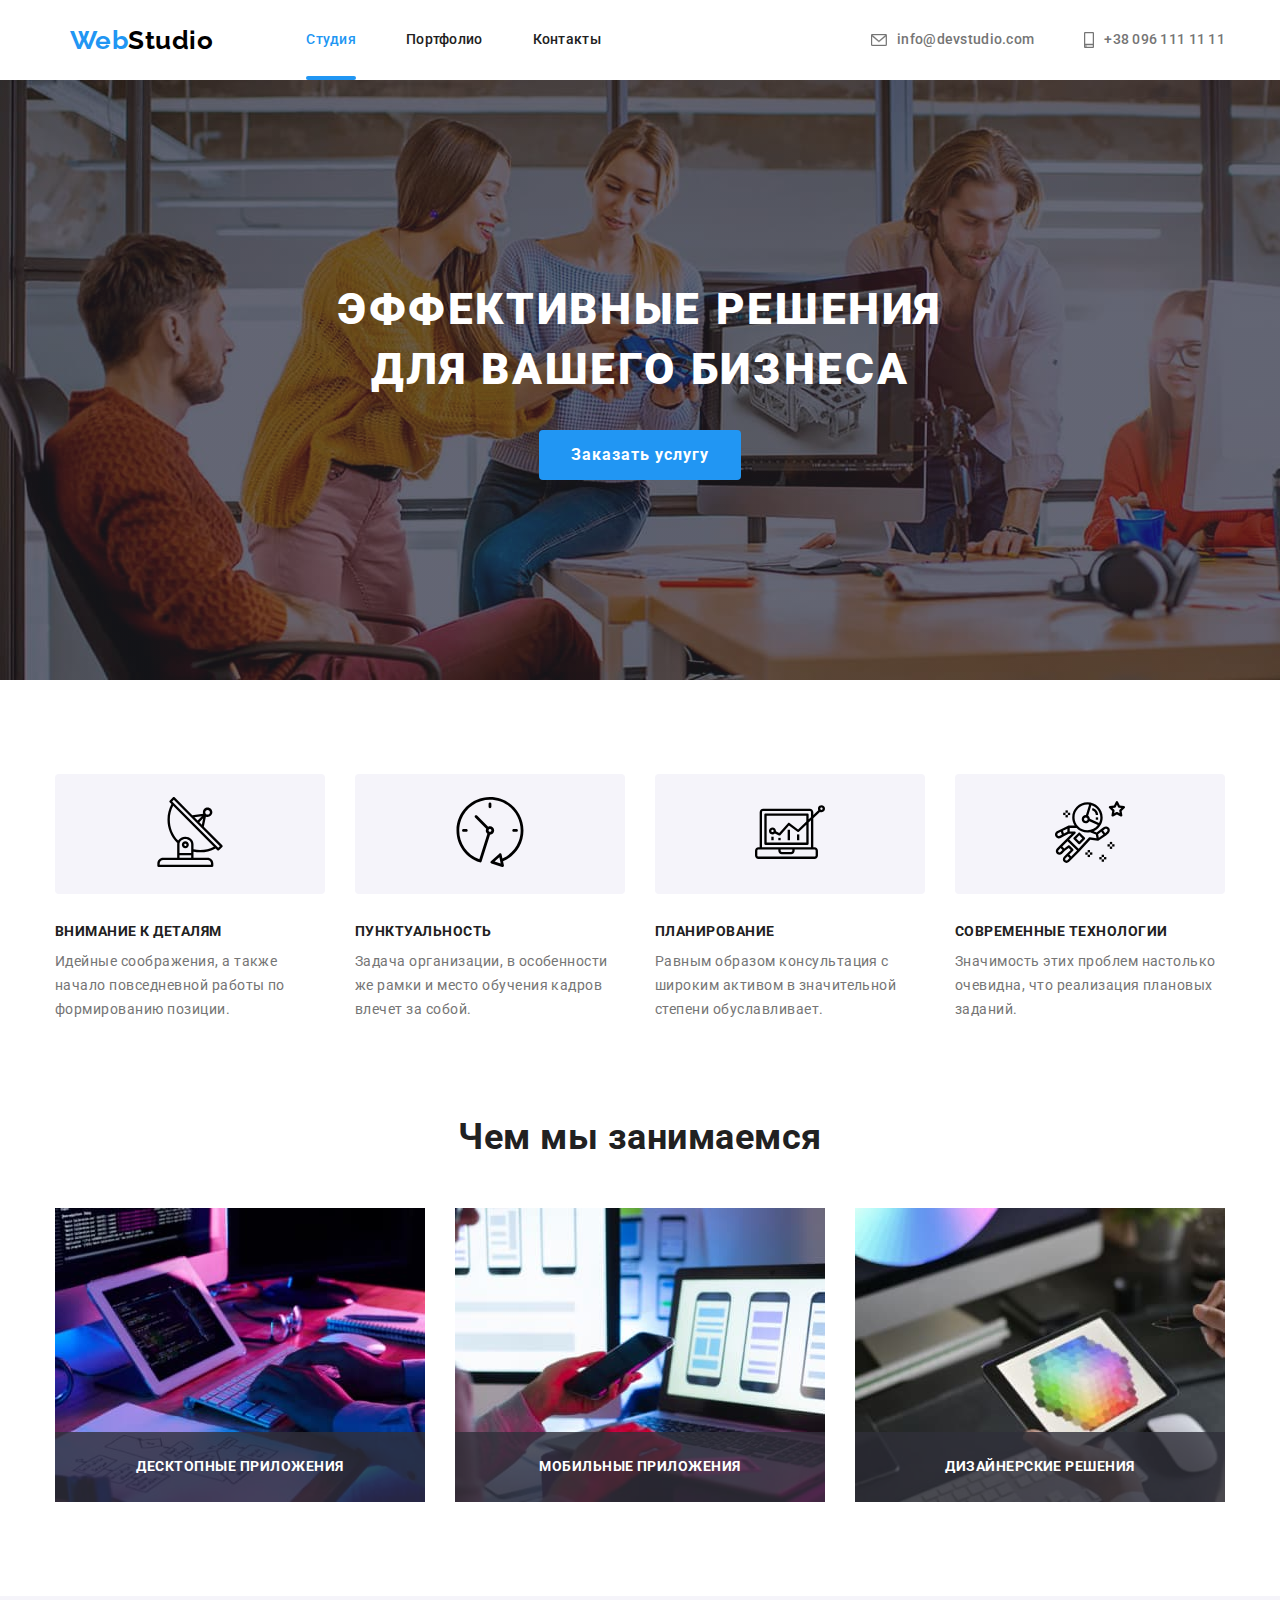
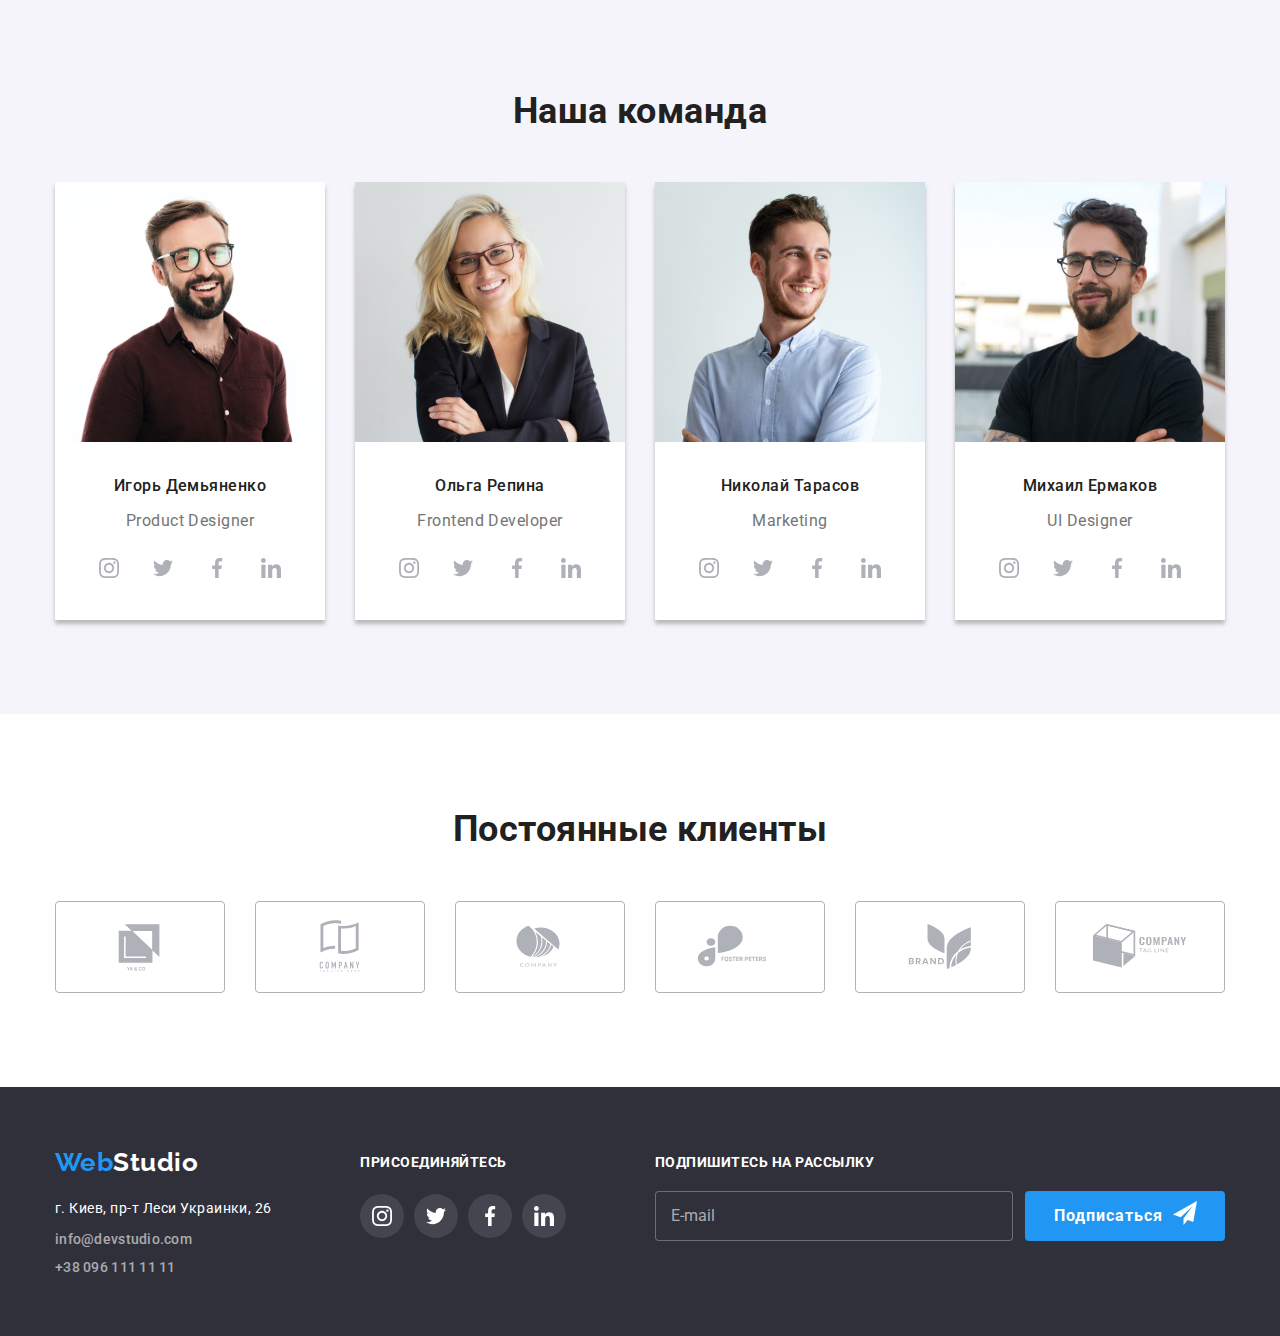
<file: index.html>
<!DOCTYPE html>
<html lang="ru">
  <head>
    <meta charset="UTF-8" />
    <meta http-equiv="X-UA-Compatible" content="IE=edge" />
    <meta name="viewport" content="width=device-width, initial-scale=1.0" />
    <title>Portfolio</title>
    <link
      href="https://fonts.googleapis.com/css2?family=Raleway:wght@700&family=Roboto:wght@400;500;700;900&display=swap"
      rel="stylesheet"
    />
    <link
      rel="stylesheet"
      href="https://cdnjs.cloudflare.com/ajax/libs/modern-normalize/1.0.0/modern-normalize.min.css"
    />
    <link rel="stylesheet" href="./css/main.min.css" />
  </head>
  <body>
    <header>
      <div class="header-line">
        <div class="page-header container">
          <!--main navigation-->
          <nav class="container main-nav">
            <a class="main-nav__logo" href="./index.html"
              ><span class="logo-first">Web</span
              ><span class="logo-second-header">Studio</span>
            </a>
            <ul class="site-nav list">
              <li class="site-nav__item">
                <a href="" class="site-nav__link current">Студия</a>
              </li>
              <li class="site-nav__item">
                <a href="./portfolio.html" class="site-nav__link">Портфолио</a>
              </li>
              <li class="site-nav__item">
                <a href="" class="site-nav__link">Контакты</a>
              </li>
            </ul>
          </nav>
          <!--contact information-->
          <ul class="container contacts list">
            <li class="contacts-address">
              <a
                class="contacts-address__link"
                href="mailto:info@devstudio.com"
              >
                <svg class="contacts-address__icon">
                  <use href="./images/icons/sprite.svg#icon-envelope"></use>
                </svg>
                info@devstudio.com</a
              >
            </li>
            <li class="contacts-address">
              <a class="contacts-address__link" href="tel:+380961111111">
                <svg class="contacts-address__icon-2">
                  <use href="./images/icons/sprite.svg#icon-smartphone"></use>
                </svg>
                +38 096 111 11 11</a
              >
            </li>
          </ul>
        </div>
      </div>
    </header>
    <main>
      <!--hero-->
      <section class="hero">
        <h1 class="hero__title">
          Эффективные решения <br />
          для вашего бизнеса
        </h1>
        <button
          data-modal-open
          type="button"
          class="button primary button-close__input"
        >
          Заказать услугу
        </button>
      </section>
      <!--necessary skills-->
      <section class="section">
        <div class="container">
          <h2 class="section__title visually-hidden">Необходимые навыки</h2>
          <ul class="skills list">
            <li class="skills__item">
              <div class="skills__img">
                <a href="" class="" target="_blank" rel="noopener noreferrer">
                  <svg class="skills__svg" width="70" height="70">
                    <use href="./images/icons/sprite.svg#icon-antenna"></use>
                  </svg>
                </a>
              </div>
              <h3 class="skills__title">Внимание к деталям</h3>
              <p class="skills__text">
                Идейные соображения, а также начало повседневной работы по
                формированию позиции.
              </p>
            </li>
            <li class="skills__item">
              <div class="skills__img">
                <a href="" class="" target="_blank" rel="noopener noreferrer">
                  <svg class="skills__svg" width="70" height="70">
                    <use href="./images/icons/sprite.svg#icon-clock"></use>
                  </svg>
                </a>
              </div>
              <h3 class="skills__title">Пунктуальность</h3>
              <p class="skills__text">
                Задача организации, в особенности же рамки и место обучения
                кадров влечет за собой.
              </p>
            </li>
            <li class="skills__item">
              <div class="skills__img">
                <a href="" class="" target="_blank" rel="noopener noreferrer">
                  <svg class="skills__svg" width="70" height="70">
                    <use href="./images/icons/sprite.svg#icon-diagram"></use>
                  </svg>
                </a>
              </div>
              <h3 class="skills__title">Планирование</h3>
              <p class="skills__text">
                Равным образом консультация с широким активом в значительной
                степени обуславливает.
              </p>
            </li>
            <li class="skills__item">
              <div class="skills__img">
                <a href="" class="" target="_blank" rel="noopener noreferrer">
                  <svg class="skills__svg" width="70" height="70">
                    <use href="./images/icons/sprite.svg#icon-astronaut"></use>
                  </svg>
                </a>
              </div>
              <h3 class="skills__title">Современные технологии</h3>
              <p class="skills__text">
                Значимость этих проблем настолько очевидна, что реализация
                плановых заданий.
              </p>
            </li>
          </ul>
        </div>
      </section>
      <!--main employments-->
      <section class="employments-section">
        <div class="container">
          <h2 class="section__title">Чем мы занимаемся</h2>
          <ul class="employments__tasks list">
            <li class="employments__item">
              <img
                src="./images/main-page/box-1.jpg"
                alt="Иллюстрация верстки"
                width="370"
              />
              <div class="employments__about">
                <p class="employments__text">Десктопные приложения</p>
              </div>
            </li>
            <li class="employments__item">
              <img
                src="./images/main-page/box-2.jpg"
                alt="Иллюстрация мобильного приложения"
                width="370"
              />
              <div class="employments__about">
                <p class="employments__text">Мобильные приложения</p>
              </div>
            </li>
            <li class="employments__item">
              <img
                src="./images/main-page/box-3.jpg"
                alt="Иллюстрация применения стилей"
                width="370"
              />
              <div class="employments__about">
                <p class="employments__text">Дизайнерские решения</p>
              </div>
            </li>
          </ul>
        </div>
      </section>
      <!--our team-->
      <section class="team section">
        <div class="container">
          <h2 class="section__title">Наша команда</h2>
          <ul class="team__scroll list">
            <li class="team__item">
              <img src="./images/main-page/img.jpg" alt="" width="270" />
              <div class="team__about">
                <h3 class="team__title">Игорь Демьяненко</h3>
                <p class="team__text">Product Designer</p>
                <ul class="social-icons list">
                  <li class="social-icons__item">
                    <a
                      href=""
                      class="social-icons__link"
                      target="_blank"
                      rel="noopener noreferrer"
                    >
                      <svg class="social-icons__svg">
                        <use
                          href="./images/icons/sprite.svg#icon-instagram"
                        ></use>
                      </svg>
                    </a>
                  </li>
                  <li class="social-icons__item">
                    <a
                      href=""
                      class="social-icons__link"
                      target="_blank"
                      rel="noopener noreferrer"
                    >
                      <svg class="social-icons__svg">
                        <use
                          href="./images/icons/sprite.svg#icon-twitter"
                        ></use>
                      </svg>
                    </a>
                  </li>
                  <li class="social-icons__item">
                    <a
                      href=""
                      class="social-icons__link"
                      target="_blank"
                      rel="noopener noreferrer"
                    >
                      <svg class="social-icons__svg">
                        <use
                          href="./images/icons/sprite.svg#icon-facebook"
                        ></use>
                      </svg>
                    </a>
                  </li>
                  <li class="social-icons__item">
                    <a
                      href=""
                      class="social-icons__link"
                      target="_blank"
                      rel="noopener noreferrer"
                    >
                      <svg class="social-icons__svg">
                        <use
                          href="./images/icons/sprite.svg#icon-linkedin"
                        ></use>
                      </svg>
                    </a>
                  </li>
                </ul>
              </div>
            </li>
            <li class="team__item">
              <img src="./images/main-page/img-2.jpg" alt="" width="270" />
              <div class="team__about">
                <h3 class="team__title">Ольга Репина</h3>
                <p class="team__text">Frontend Developer</p>
                <ul class="social-icons list">
                  <li class="social-icons__item">
                    <a
                      href=""
                      class="social-icons__link"
                      target="_blank"
                      rel="noopener noreferrer"
                    >
                      <svg class="social-icons__svg">
                        <use
                          href="./images/icons/sprite.svg#icon-instagram"
                        ></use>
                      </svg>
                    </a>
                  </li>
                  <li class="social-icons__item">
                    <a
                      href=""
                      class="social-icons__link"
                      target="_blank"
                      rel="noopener noreferrer"
                    >
                      <svg class="social-icons__svg">
                        <use
                          href="./images/icons/sprite.svg#icon-twitter"
                        ></use>
                      </svg>
                    </a>
                  </li>
                  <li class="social-icons__item">
                    <a
                      href=""
                      class="social-icons__link"
                      target="_blank"
                      rel="noopener noreferrer"
                    >
                      <svg class="social-icons__svg">
                        <use
                          href="./images/icons/sprite.svg#icon-facebook"
                        ></use>
                      </svg>
                    </a>
                  </li>
                  <li class="social-icons__item">
                    <a
                      href=""
                      class="social-icons__link"
                      target="_blank"
                      rel="noopener noreferrer"
                    >
                      <svg class="social-icons__svg">
                        <use
                          href="./images/icons/sprite.svg#icon-linkedin"
                        ></use>
                      </svg>
                    </a>
                  </li>
                </ul>
              </div>
            </li>
            <li class="team__item">
              <img src="./images/main-page/img-3.jpg" alt="" width="270" />
              <div class="team__about">
                <h3 class="team__title">Николай Тарасов</h3>
                <p class="team__text">Marketing</p>
                <ul class="social-icons list">
                  <li class="social-icons__item">
                    <a
                      href=""
                      class="social-icons__link"
                      target="_blank"
                      rel="noopener noreferrer"
                    >
                      <svg class="social-icons__svg">
                        <use
                          href="./images/icons/sprite.svg#icon-instagram"
                        ></use>
                      </svg>
                    </a>
                  </li>
                  <li class="social-icons__item">
                    <a
                      href=""
                      class="social-icons__link"
                      target="_blank"
                      rel="noopener noreferrer"
                    >
                      <svg class="social-icons__svg">
                        <use
                          href="./images/icons/sprite.svg#icon-twitter"
                        ></use>
                      </svg>
                    </a>
                  </li>
                  <li class="social-icons__item">
                    <a
                      href=""
                      class="social-icons__link"
                      target="_blank"
                      rel="noopener noreferrer"
                    >
                      <svg class="social-icons__svg">
                        <use
                          href="./images/icons/sprite.svg#icon-facebook"
                        ></use>
                      </svg>
                    </a>
                  </li>
                  <li class="social-icons__item">
                    <a
                      href=""
                      class="social-icons__link"
                      target="_blank"
                      rel="noopener noreferrer"
                    >
                      <svg class="social-icons__svg">
                        <use
                          href="./images/icons/sprite.svg#icon-linkedin"
                        ></use>
                      </svg>
                    </a>
                  </li>
                </ul>
              </div>
            </li>
            <li class="team__item">
              <img src="./images/main-page/img-4.jpg" alt="" width="270" />
              <div class="team__about">
                <h3 class="team__title">Михаил Ермаков</h3>
                <p class="team__text">UI Designer</p>
                <ul class="social-icons list">
                  <li class="social-icons__item">
                    <a
                      href=""
                      class="social-icons__link"
                      target="_blank"
                      rel="noopener noreferrer"
                    >
                      <svg class="social-icons__svg">
                        <use
                          href="./images/icons/sprite.svg#icon-instagram"
                        ></use>
                      </svg>
                    </a>
                  </li>
                  <li class="social-icons__item">
                    <a
                      href=""
                      class="social-icons__link"
                      target="_blank"
                      rel="noopener noreferrer"
                    >
                      <svg class="social-icons__svg">
                        <use
                          href="./images/icons/sprite.svg#icon-twitter"
                        ></use>
                      </svg>
                    </a>
                  </li>
                  <li class="social-icons__item">
                    <a
                      href=""
                      class="social-icons__link"
                      target="_blank"
                      rel="noopener noreferrer"
                    >
                      <svg class="social-icons__svg">
                        <use
                          href="./images/icons/sprite.svg#icon-facebook"
                        ></use>
                      </svg>
                    </a>
                  </li>
                  <li class="social-icons__item">
                    <a
                      href=""
                      class="social-icons__link"
                      target="_blank"
                      rel="noopener noreferrer"
                    >
                      <svg class="social-icons__svg">
                        <use
                          href="./images/icons/sprite.svg#icon-linkedin"
                        ></use>
                      </svg>
                    </a>
                  </li>
                </ul>
              </div>
            </li>
          </ul>
        </div>
        <!---->
      </section>
      <!--our clients-->
      <section class="section">
        <div class="container">
          <h2 class="section__title">Постоянные клиенты</h2>
          <ul class="our-clients list">
            <li class="our-clients__item">
              <a href="" class="our-clients__position">
                <svg class="our-clients__svg">
                  <use href="./images/icons/sprite.svg#icon-Logo"></use>
                </svg>
              </a>
            </li>
            <li class="our-clients__item">
              <a href="" class="our-clients__position">
                <svg class="our-clients__svg">
                  <use href="./images/icons/sprite.svg#icon-Logo-2"></use>
                </svg>
              </a>
            </li>
            <li class="our-clients__item">
              <a href="" class="our-clients__position">
                <svg class="our-clients__svg">
                  <use href="./images/icons/sprite.svg#icon-Logo-3"></use>
                </svg>
              </a>
            </li>
            <li class="our-clients__item">
              <a href="" class="our-clients__position">
                <svg class="our-clients__svg">
                  <use href="./images/icons/sprite.svg#icon-Logo-4"></use>
                </svg>
              </a>
            </li>
            <li class="our-clients__item">
              <a href="" class="our-clients__position">
                <svg class="our-clients__svg">
                  <use href="./images/icons/sprite.svg#icon-Logo-5"></use>
                </svg>
              </a>
            </li>
            <li class="our-clients__item">
              <a href="" class="our-clients__position">
                <svg class="our-clients__svg">
                  <use href="./images/icons/sprite.svg#icon-Logo-6"></use>
                </svg>
              </a>
            </li>
          </ul>
        </div>
      </section>
    </main>
    <footer class="footer">
      <div class="footer-line">
        <div class="footer__address">
          <a class="footer__logo" href="./index.html"
            ><span class="logo-first">Web</span
            ><span class="logo-second-footer">Studio</span></a
          >
          <!--contacts-->
          <address class="address">
            <p class="address__text">г. Киев, пр-т Леси Украинки, 26</p>
            <ul class="address__scroll list">
              <li class="address__item">
                <a class="address__link" href="mailto:info@devstudio.com"
                  >info@devstudio.com</a
                >
              </li>
              <li class="address__item">
                <a class="address__link" href="tel:+380961111111"
                  >+38 096 111 11 11</a
                >
              </li>
            </ul>
          </address>
        </div>
        <div class="footer-social-icons">
          <h3 class="social-icons__title">ПРИСОЕДИНЯЙТЕСЬ</h3>
          <ul class="social-icons list">
            <li class="social-icons__item">
              <a
                href=""
                class="footer-social-icons__link"
                target="_blank"
                rel="noopener noreferrer"
              >
                <svg class="footer-social-icons__svg">
                  <use href="./images/icons/sprite.svg#icon-instagram"></use>
                </svg>
              </a>
            </li>
            <li class="social-icons__item">
              <a
                href=""
                class="footer-social-icons__link"
                target="_blank"
                rel="noopener noreferrer"
              >
                <svg class="footer-social-icons__svg">
                  <use href="./images/icons/sprite.svg#icon-twitter"></use>
                </svg>
              </a>
            </li>
            <li class="social-icons__item">
              <a
                href=""
                class="footer-social-icons__link"
                target="_blank"
                rel="noopener noreferrer"
              >
                <svg class="footer-social-icons__svg">
                  <use href="./images/icons/sprite.svg#icon-facebook"></use>
                </svg>
              </a>
            </li>
            <li class="social-icons__item">
              <a
                href=""
                class="footer-social-icons__link"
                target="_blank"
                rel="noopener noreferrer"
              >
                <svg class="footer-social-icons__svg">
                  <use href="./images/icons/sprite.svg#icon-linkedin"></use>
                </svg>
              </a>
            </li>
          </ul>
        </div>
        <div class="footer-form">
          <form autocomplete="off">
            <h3 class="footer-form__title">Подпишитесь на рассылку</h3>
            <div class="footer-form__field">
              <label class="label" for="name"></label>
              <input
                class="footer-form__input"
                type="text"
                name="user-name"
                id="name"
                placeholder="E-mail"
              />
              <button class="footer__button" type="submit">
                <span class="footer__button-text">Подписаться</span>
                <span class="footer__button-svg">
                  <svg class="footer__button-send" width="24" height="24">
                    <use href="./images/icons/sprite.svg#icon-icon-send"></use>
                  </svg>
                </span>
              </button>
            </div>
          </form>
        </div>
      </div>
    </footer>
    <div class="backdrop is-hidden" data-modal>
      <div class="modal">
        <button data-modal-close type="button" class="button-close">
          <svg class="button-close__svg" width="11" height="11">
            <use href="./images/icons/sprite.svg#icon-Vector"></use>
          </svg>
        </button>
        <form class="modal-form" autocomplete="off">
          <div class="modal-form__information">
            <h2 class="modal-form__title">
              Оставьте свои данные, мы вам перезвоним
            </h2>
            <div class="modal-form__field">
              <label class="modal-form__label" for="name">Имя</label>
              <input
                class="form__input"
                type="text"
                name="user-name"
                id="user-name"
                placeholder=" "
              />
              <svg class="form__icon-svg" width="18" height="18">
                <use href="./images/icons/sprite.svg#icon-person-black"></use>
              </svg>
            </div>
            <div class="modal-form__field">
              <label class="modal-form__label" for="tel">Телефон</label>
              <input class="form__input" type="tel" name="tel" id="tel" />
              <svg class="form__icon-svg" width="18" height="18">
                <use href="./images/icons/sprite.svg#icon-phone-black"></use>
              </svg>
            </div>
            <div class="modal-form__field">
              <label class="modal-form__label" for="mail">Почта</label>
              <input class="form__input" type="email" name="mail" id="mail" />
              <svg class="form__icon-svg" width="18" height="18">
                <use href="./images/icons/sprite.svg#icon-email-black"></use>
              </svg>
            </div>
            <div class="modal-form__field">
              <label class="modal-form__label" for="comment">Комментарий</label>
              <textarea
                class="modal-form__textarea"
                name="comment"
                id="comment"
                rows="10"
                placeholder="Введите текст"
              ></textarea>
            </div>
          </div>
          <div class="modal-form__confirm">
            <div class="modal-form__checkbox">
              <input
                class="modal__checkbox"
                type="checkbox"
                name="topic"
                value="confirm"
                id="confirm"
              />
              <label class="modal__label-confirm" for="confirm"
                >Соглашаюсь с рассылкой и принимаю
                <a href="a" class="modal__checkbox-link"
                  >Условия договора</a
                ></label
              >
            </div>
            <div class="modal__button">
              <button class="modal__button-submit" type="submit">
                Отправить
              </button>
            </div>
          </div>
        </form>
      </div>
    </div>
    <script src="./js/modal.js"></script>
  </body>
</html>
</file>
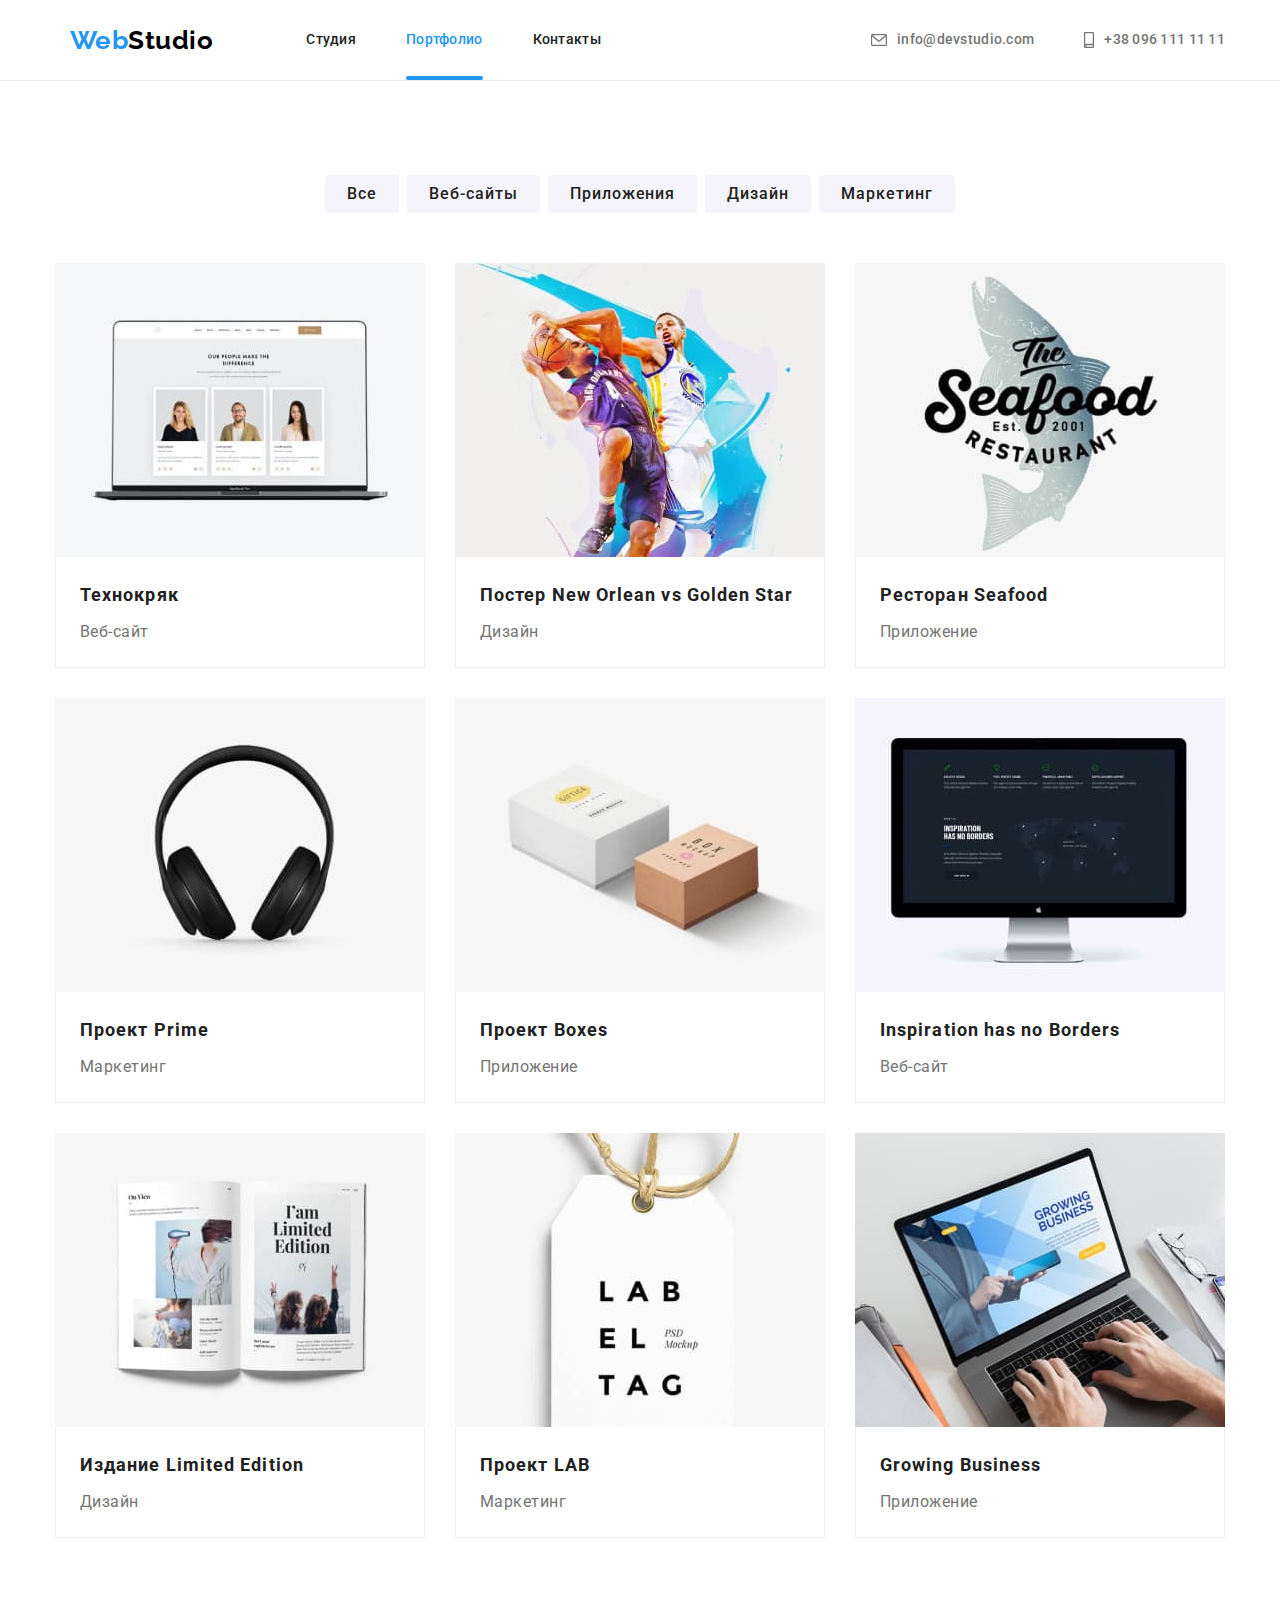
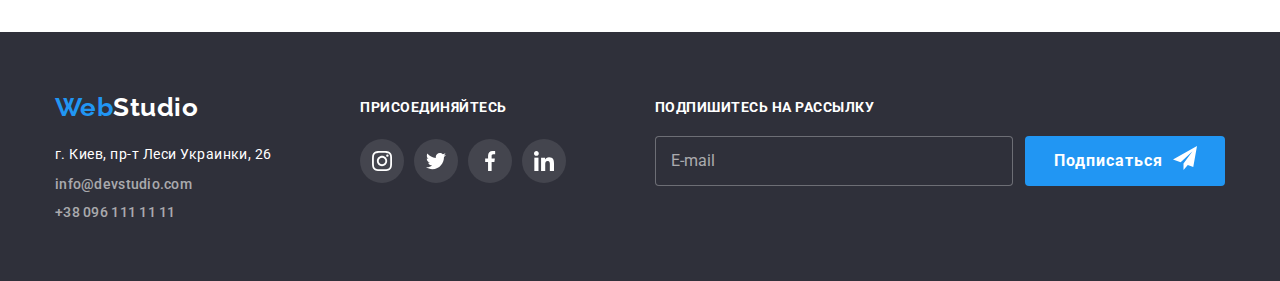
<file: portfolio.html>
<!DOCTYPE html>
<html lang="ru">
  <head>
    <meta charset="UTF-8" />
    <meta http-equiv="X-UA-Compatible" content="IE=edge" />
    <meta name="viewport" content="width=device-width, initial-scale=1.0" />
    <title>Portfolio</title>
    <link
      href="https://fonts.googleapis.com/css2?family=Raleway:wght@700&family=Roboto:wght@400;500;700;900&display=swap"
      rel="stylesheet"
    />
    <link
      rel="stylesheet"
      href="https://cdnjs.cloudflare.com/ajax/libs/modern-normalize/1.0.0/modern-normalize.min.css"
    />
    <link rel="stylesheet" href="./css/main.min.css" />
  </head>
  <body>
    <header>
      <div class="header-line">
        <div class="page-header container">
          <!--main navigation-->
          <nav class="container main-nav">
            <a class="main-nav__logo" href="./index.html"
              ><span class="logo-first">Web</span
              ><span class="logo-second-header">Studio</span></a
            >
            <ul class="site-nav list">
              <li class="site-nav__item">
                <a href="./index.html" class="site-nav__link">Студия</a>
              </li>
              <li class="site-nav__item">
                <a class="site-nav__link current">Портфолио</a>
              </li>
              <li class="site-nav__item">
                <a href="" class="site-nav__link">Контакты</a>
              </li>
            </ul>
          </nav>
          <!--contact information-->
          <ul class="container contacts list">
            <li class="contacts-address">
              <a
                class="contacts-address__link"
                href="mailto:info@devstudio.com"
              >
                <svg class="contacts-address__icon">
                  <use href="./images/icons/sprite.svg#icon-envelope"></use>
                </svg>
                info@devstudio.com</a
              >
            </li>
            <li class="contacts-address">
              <a class="contacts-address__link" href="tel:+380961111111">
                <svg class="contacts-address__icon-2">
                  <use href="./images/icons/sprite.svg#icon-smartphone"></use>
                </svg>
                +38 096 111 11 11</a
              >
            </li>
          </ul>
        </div>
      </div>
    </header>
    <main>
      <div class="main">
        <!--filter-->
        <section class="section">
          <div class="portfolio container">
            <h2 class="section__title visually-hidden">Фильтр</h2>
            <ul class="portfolio__filter list">
              <li class="list-title">
                <button type="button" class="button filter__button">Все</button>
              </li>
              <li class="list-title">
                <button type="button" class="button filter__button">
                  Веб-сайты
                </button>
              </li>
              <li class="list-title">
                <button type="button" class="button filter__button">
                  Приложения
                </button>
              </li>
              <li class="list-title">
                <button type="button" class="button filter__button">
                  Дизайн
                </button>
              </li>
              <li class="list-title">
                <button type="button" class="button filter__button">
                  Маркетинг
                </button>
              </li>
            </ul>
            <!--portfolio item-->
            <h2 class="section__title visually-hidden">Портфолио</h2>
            <ul class="portfolio__list list">
              <li class="portfolio__item">
                <article class="cards">
                  <a href="" class="cards__link">
                    <div class="cards__img">
                      <img
                        src="./images/portfolio/img.jpg"
                        alt="фото веб-сайта"
                        width="370"
                      />
                    </div>
                    <div class="box">
                      <h3 class="cards__title">Технокряк</h3>
                      <p class="cards__about">Веб-сайт</p>
                    </div>
                    <div class="cards__discription">
                      <a href="" class="cards__link">
                        <p class="cards__text">
                          Технокряк это современная площадка распространения
                          коронавируса. Компании используют эту платформу для
                          цифрового шпионажа и атак на защищённые сервера
                          конкурентов.
                        </p>
                      </a>
                    </div>
                  </a>
                </article>
              </li>
              <li class="portfolio__item">
                <article class="cards">
                  <a href="" class="cards__link">
                    <div class="cards__img">
                      <img
                        src="./images/portfolio/img-2.jpg"
                        alt="два баскетболиста"
                        width="370"
                      />
                    </div>
                    <div class="box">
                      <h3 class="cards__title">
                        Постер New Orlean vs Golden Star
                      </h3>
                      <p class="cards__about">Дизайн</p>
                    </div>
                    <div class="cards__discription">
                      <a href="" class="cards__link">
                        <p class="cards__text">
                          Технокряк это современная площадка распространения
                          коронавируса. Компании используют эту платформу для
                          цифрового шпионажа и атак на защищённые сервера
                          конкурентов.
                        </p>
                      </a>
                    </div>
                  </a>
                </article>
              </li>
              <li class="portfolio__item">
                <article class="cards">
                  <a href="" class="cards__link">
                    <div class="cards__img">
                      <img
                        src="./images/portfolio/img-3.jpg"
                        alt="логотип ресторана"
                        width="370"
                      />
                    </div>
                    <div class="box">
                      <h3 class="cards__title">Ресторан Seafood</h3>
                      <p class="cards__about">Приложение</p>
                    </div>
                    <div class="cards__discription">
                      <a href="" class="cards__link">
                        <p class="cards__text">
                          Технокряк это современная площадка распространения
                          коронавируса. Компании используют эту платформу для
                          цифрового шпионажа и атак на защищённые сервера
                          конкурентов.
                        </p>
                      </a>
                    </div>
                  </a>
                </article>
              </li>
              <li class="portfolio__item">
                <article class="cards">
                  <a href="" class="cards__link">
                    <div class="cards__img">
                      <img
                        src="./images/portfolio/img-4.jpg"
                        alt="наушники"
                        width="370"
                      />
                    </div>
                    <div class="box">
                      <h3 class="cards__title">Проект Prime</h3>
                      <p class="cards__about">Маркетинг</p>
                    </div>
                    <div class="cards__discription">
                      <a href="" class="cards__link">
                        <p class="cards__text">
                          Технокряк это современная площадка распространения
                          коронавируса. Компании используют эту платформу для
                          цифрового шпионажа и атак на защищённые сервера
                          конкурентов.
                        </p>
                      </a>
                    </div>
                  </a>
                </article>
              </li>
              <li class="portfolio__item">
                <article class="cards">
                  <a href="" class="cards__link">
                    <div class="cards__img">
                      <img
                        src="./images/portfolio/img-5.jpg"
                        alt="две коробки"
                        width="370"
                      />
                    </div>
                    <div class="box">
                      <h3 class="cards__title">Проект Boxes</h3>
                      <p class="cards__about">Приложение</p>
                    </div>
                    <div class="cards__discription">
                      <a href="" class="cards__link">
                        <p class="cards__text">
                          Технокряк это современная площадка распространения
                          коронавируса. Компании используют эту платформу для
                          цифрового шпионажа и атак на защищённые сервера
                          конкурентов.
                        </p>
                      </a>
                    </div>
                  </a>
                </article>
              </li>
              <li class="portfolio__item">
                <article class="cards">
                  <a href="" class="cards__link">
                    <div class="cards__img">
                      <img
                        src="./images/portfolio/img-6.jpg"
                        alt="монитор"
                        width="370"
                      />
                    </div>
                    <div class="box">
                      <h3 class="cards__title">Inspiration has no Borders</h3>
                      <p class="cards__about">Веб-сайт</p>
                    </div>
                    <div class="cards__discription">
                      <a href="" class="cards__link">
                        <p class="cards__text">
                          Технокряк это современная площадка распространения
                          коронавируса. Компании используют эту платформу для
                          цифрового шпионажа и атак на защищённые сервера
                          конкурентов.
                        </p>
                      </a>
                    </div>
                  </a>
                </article>
              </li>
              <li class="portfolio__item">
                <article class="cards">
                  <a href="" class="cards__link">
                    <div class="cards__img">
                      <img
                        src="./images/portfolio/img-7.jpg"
                        alt="рзворот книги"
                        width="370"
                      />
                    </div>
                    <div class="box">
                      <h3 class="cards__title">Издание Limited Edition</h3>
                      <p class="cards__about">Дизайн</p>
                    </div>
                    <div class="cards__discription">
                      <a href="" class="cards__link">
                        <p class="cards__text">
                          Технокряк это современная площадка распространения
                          коронавируса. Компании используют эту платформу для
                          цифрового шпионажа и атак на защищённые сервера
                          конкурентов.
                        </p>
                      </a>
                    </div>
                  </a>
                </article>
              </li>
              <li class="portfolio__item">
                <article class="cards">
                  <a href="" class="cards__link">
                    <div class="cards__img">
                      <img
                        src="./images/portfolio/img-8.jpg"
                        alt="лейбл"
                        width="370"
                      />
                    </div>
                    <div class="box">
                      <h3 class="cards__title">Проект LAB</h3>
                      <p class="cards__about">Маркетинг</p>
                    </div>
                    <div class="cards__discription">
                      <a href="" class="cards__link">
                        <p class="cards__text">
                          Технокряк это современная площадка распространения
                          коронавируса. Компании используют эту платформу для
                          цифрового шпионажа и атак на защищённые сервера
                          конкурентов.
                        </p>
                      </a>
                    </div>
                  </a>
                </article>
              </li>
              <li class="portfolio__item">
                <article class="cards">
                  <a href="" class="cards__link">
                    <div class="cards__img">
                      <img
                        src="./images/portfolio/img-9.jpg"
                        alt="человек, работающий за ноутбуком"
                        width="370"
                      />
                    </div>
                    <div class="box">
                      <h3 class="cards__title">Growing Business</h3>
                      <p class="cards__about">Приложение</p>
                    </div>
                    <div class="cards__discription">
                      <a href="" class="cards__link">
                        <p class="cards__text">
                          Технокряк это современная площадка распространения
                          коронавируса. Компании используют эту платформу для
                          цифрового шпионажа и атак на защищённые сервера
                          конкурентов.
                        </p>
                      </a>
                    </div>
                  </a>
                </article>
              </li>
            </ul>
          </div>
        </section>
      </div>
    </main>
    <footer class="footer">
      <div class="footer-line">
        <div class="footer__address">
          <a class="footer__logo" href="./index.html"
            ><span class="logo-first">Web</span
            ><span class="logo-second-footer">Studio</span></a
          >
          <!--contacts-->
          <address class="address">
            <p class="address__text">г. Киев, пр-т Леси Украинки, 26</p>
            <ul class="address__scroll list">
              <li class="address__item">
                <a class="address__link" href="mailto:info@devstudio.com"
                  >info@devstudio.com</a
                >
              </li>
              <li class="address__item">
                <a class="address__link" href="tel:+380961111111"
                  >+38 096 111 11 11</a
                >
              </li>
            </ul>
          </address>
        </div>
        <div class="footer-social-icons">
          <h3 class="social-icons__title">ПРИСОЕДИНЯЙТЕСЬ</h3>
          <ul class="social-icons list">
            <li class="social-icons__item">
              <a
                href=""
                class="footer-social-icons__link"
                target="_blank"
                rel="noopener noreferrer"
              >
                <svg class="footer-social-icons__svg">
                  <use href="./images/icons/sprite.svg#icon-instagram"></use>
                </svg>
              </a>
            </li>
            <li class="social-icons__item">
              <a
                href=""
                class="footer-social-icons__link"
                target="_blank"
                rel="noopener noreferrer"
              >
                <svg class="footer-social-icons__svg">
                  <use href="./images/icons/sprite.svg#icon-twitter"></use>
                </svg>
              </a>
            </li>
            <li class="social-icons__item">
              <a
                href=""
                class="footer-social-icons__link"
                target="_blank"
                rel="noopener noreferrer"
              >
                <svg class="footer-social-icons__svg">
                  <use href="./images/icons/sprite.svg#icon-facebook"></use>
                </svg>
              </a>
            </li>
            <li class="social-icons__item">
              <a
                href=""
                class="footer-social-icons__link"
                target="_blank"
                rel="noopener noreferrer"
              >
                <svg class="footer-social-icons__svg">
                  <use href="./images/icons/sprite.svg#icon-linkedin"></use>
                </svg>
              </a>
            </li>
          </ul>
        </div>
        <div class="footer-form">
          <form autocomplete="off">
            <h3 class="footer-form__title">Подпишитесь на рассылку</h3>
            <div class="footer-form__field">
              <label class="label" for="name"></label>
              <input
                class="footer-form__input"
                type="text"
                name="user-name"
                id="name"
                placeholder="E-mail"
              />
              <button class="footer__button" type="submit">
                <span class="footer__button-text">Подписаться</span>
                <span class="footer__button-svg">
                  <svg class="footer__button-send" width="24" height="24">
                    <use href="./images/icons/sprite.svg#icon-icon-send"></use>
                  </svg>
                </span>
              </button>
            </div>
          </form>
        </div>
      </div>
    </footer>
  </body>
</html>
</file>
<file: css/main.min.css>
.page-header,.main-nav,.contacts,.container,.portfolio{width:1200px;padding-left:15px;padding-right:15px;margin-left:auto;margin-right:auto}.site-nav,.contacts,.skills,.team__scroll.list,.social-icons,.our-clients,.address__scroll.list,.portfolio__list,.portfolio__filter{padding:0;margin:0;list-style:none}.section__title.visually-hidden{position:absolute !important;clip:rect(1px 1px 1px 1px);clip:rect(1px 1px 1px 1px);padding:0 !important;border:0 !important;height:1px !important;width:1px !important;overflow:hidden}.primary,.filter__button{border-radius:4px;padding:10px 32px;color:#fff;background-color:#2196f3;font-family:Roboto;font-weight:700;font-size:16px;line-height:1.87;letter-spacing:0.06em;cursor:pointer;border:none}.section{padding-top:94px;padding-bottom:94px;-webkit-box-pack:center;-ms-flex-pack:center;justify-content:center}.section__title{margin-top:0;color:#212121;font-weight:700;font-size:36px;line-height:1.17;text-align:center;margin-bottom:50px}html{-webkit-box-sizing:border-box;box-sizing:border-box}*,*::before,*::after{-webkit-box-sizing:inherit;box-sizing:inherit}body{color:#757575;font-family:Roboto, sans-serif;letter-spacing:0.03em}.header-line{background-color:#fff}.page-header{display:-webkit-box;display:-ms-flexbox;display:flex;background-color:#fff}.page-header{display:-webkit-box;display:-ms-flexbox;display:flex;-webkit-box-align:center;-ms-flex-align:center;align-items:center;-webkit-box-pack:end;-ms-flex-pack:end;justify-content:flex-end}.main-nav{display:-webkit-box;display:-ms-flexbox;display:flex;-webkit-box-pack:start;-ms-flex-pack:start;justify-content:flex-start}.site-nav{display:-webkit-box;display:-ms-flexbox;display:flex;margin-left:93px;margin-right:33px}.site-nav .site-nav__item:not(:last-child){margin-right:50px}.site-nav__link{display:block;padding-top:32px;padding-bottom:32px;color:#212121;font-style:normal;font-weight:500;font-size:14px;line-height:1.14;letter-spacing:0.02em;text-decoration:none;-webkit-transition:color 250ms cubic-bezier(0.4, 0, 0.2, 1);transition:color 250ms cubic-bezier(0.4, 0, 0.2, 1)}.site-nav__link:hover,.site-nav__link:focus{color:#2196f3}.site-nav .site-nav__link.current{color:#2196f3}.site-nav__link.current{position:relative}.site-nav__link.current::after{content:"";position:absolute;bottom:0;left:0;display:block;width:100%;height:4px;background-color:#2196f3;border-radius:2px}.contacts{display:-webkit-box;display:-ms-flexbox;display:flex;-webkit-box-pack:end;-ms-flex-pack:end;justify-content:flex-end}.contacts-address__link{display:-webkit-box;display:-ms-flexbox;display:flex;padding-top:32px;padding-bottom:32px;color:#757575;font-weight:500;font-size:14px;line-height:1.14;letter-spacing:0.02em;text-decoration:none;-webkit-box-align:center;-ms-flex-align:center;align-items:center;-webkit-box-pack:center;-ms-flex-pack:center;justify-content:center}.contacts-address__link{-webkit-transition:color 250ms cubic-bezier(0.4, 0, 0.2, 1);transition:color 250ms cubic-bezier(0.4, 0, 0.2, 1)}.contacts-address__link:hover,.contacts-address__link:focus{color:#2196f3}.contacts-address:not(:last-child){margin-right:50px}.contacts-address__icon{width:16px;height:12px;margin-right:10px;fill:#757575;stroke:currentColor}.contacts-address__icon-2{width:10px;height:16px;margin-right:10px;fill:#757575;stroke:currentColor}.main{border-top:1px solid #ececec}.main-nav__logo{display:-webkit-box;display:-ms-flexbox;display:flex;-webkit-box-pack:center;-ms-flex-pack:center;justify-content:center;-webkit-box-align:center;-ms-flex-align:center;align-items:center;font-family:Raleway, cursive;font-weight:700;font-size:26px;line-height:1.19;text-decoration:none}.logo-first{color:#2196f3}.logo-second-header{color:#000}.footer__logo{display:block;margin-bottom:20px;font-family:Raleway, cursive;font-weight:700;font-size:26px;line-height:1.19;text-decoration:none}.logo-second-footer{color:#fff}.hero{max-width:1600px;height:600px;margin-right:auto;margin-left:auto;padding-top:200px;padding-bottom:200px;background-image:-webkit-gradient(linear, left top, right top, from(rgba(47,48,58,0.4)), to(rgba(47,48,58,0.4))),url(/images/main-page/Img-hero.jpg);background-image:linear-gradient(to right, rgba(47,48,58,0.4), rgba(47,48,58,0.4)),url(/images/main-page/Img-hero.jpg);background-color:#2f303a;background-size:cover;text-align:center}.hero__title{margin-top:0;margin-bottom:30px;color:#fff;font-weight:900;font-size:44px;line-height:1.36;letter-spacing:0.06em;text-transform:uppercase}.primary{color:#fff;background-color:#2196f3;border-color:#2196f3}.button-close-input{position:relative}.skills{display:-webkit-box;display:-ms-flexbox;display:flex}.skills__title{color:#212121;font-weight:700;font-size:14px;line-height:1.14;text-transform:uppercase;margin-top:0;margin-bottom:10px}.skills__text{margin-top:0;margin-bottom:0;font-size:14px;line-height:1.71}.skills__item{width:270px}.skills__img{display:-webkit-box;display:-ms-flexbox;display:flex;-webkit-box-pack:center;-ms-flex-pack:center;justify-content:center;-webkit-box-align:center;-ms-flex-align:center;align-items:center;width:270px;height:120px;margin-bottom:30px;background-color:#f5f4fa;border-radius:4px}.skills__svg{color:#212121}.skills__item:not(:last-child){margin-right:30px}.employments-section{padding-top:0;padding-bottom:94px}.employments__tasks{display:-webkit-box;display:-ms-flexbox;display:flex;-webkit-box-pack:center;-ms-flex-pack:center;justify-content:center;padding:0;margin:0}.employments__item{display:-webkit-box;display:-ms-flexbox;display:flex;position:relative}.employments__about{display:-webkit-box;display:-ms-flexbox;display:flex;-webkit-box-pack:center;-ms-flex-pack:center;justify-content:center;-webkit-box-align:center;-ms-flex-align:center;align-items:center;position:absolute;bottom:0;left:0;width:100%;height:70px;background:rgba(47,48,58,0.8)}.employments__text{font-weight:bold;font-size:14px;line-height:1.14;text-align:center;text-transform:uppercase;color:#fff}.employments__item:not(:last-child){margin-right:30px;width:370px}.team.section{padding-top:94px;padding-bottom:94px;margin-bottom:0;background-color:#f5f4fa}.team__text{margin-bottom:16px;font-size:16px;line-height:1.19}.team__title{margin-top:0;color:#212121;font-weight:500;font-size:16px;line-height:1.19}.team__item{background-color:#fff;-webkit-box-shadow:0px 4px 4px 0px rgba(0,0,0,0.25);box-shadow:0px 4px 4px 0px rgba(0,0,0,0.25)}.team__about{padding:30px;text-align:center}.team__scroll{display:-webkit-box;display:-ms-flexbox;display:flex;-webkit-box-pack:center;-ms-flex-pack:center;justify-content:center}.list-title{margin-top:0;color:#212121;font-weight:500;font-size:16px;line-height:1.19}.team__item:not(:last-child){margin-right:30px}.social-icons{display:-webkit-inline-box;display:-ms-inline-flexbox;display:inline-flex}.social-icons__svg{width:20px;height:20px;fill:#afb1b8}.social-icons__link{display:-webkit-box;display:-ms-flexbox;display:flex;-webkit-box-align:center;-ms-flex-align:center;align-items:center;-webkit-box-pack:center;-ms-flex-pack:center;justify-content:center;width:44px;height:44px;border-radius:50%;background-color:#fff;-webkit-transition:background-color 250ms cubic-bezier(0.4, 0, 0.2, 1);transition:background-color 250ms cubic-bezier(0.4, 0, 0.2, 1)}.social-icons__link:hover,.social-icons__link:focus{width:44px;height:44px;border-radius:50%;background:#2196f3}.social-icons__item:not(:last-child){margin-right:10px}.social-icons__link:hover .social-icons__svg,.social-icons__link:focus .social-icons__svg{width:20px;height:20px;fill:#fff;background:#2196f3}.social-icons__link .social-icons__svg{-webkit-transition:-webkit-transform 250ms cubic-bezier(0.4, 0, 0.2, 1);transition:-webkit-transform 250ms cubic-bezier(0.4, 0, 0.2, 1);transition:transform 250ms cubic-bezier(0.4, 0, 0.2, 1);transition:transform 250ms cubic-bezier(0.4, 0, 0.2, 1), -webkit-transform 250ms cubic-bezier(0.4, 0, 0.2, 1)}.our-clients{display:-webkit-box;display:-ms-flexbox;display:flex;-webkit-box-align:center;-ms-flex-align:center;align-items:center;-webkit-box-pack:center;-ms-flex-pack:center;justify-content:center}.our-clients____item{width:170px;height:92px}.our-clients__position{display:-webkit-box;display:-ms-flexbox;display:flex;-webkit-box-pack:center;-ms-flex-pack:center;justify-content:center;-webkit-box-align:center;-ms-flex-align:center;align-items:center;width:170px;height:92px;border:1px solid #afb1b8;border-radius:4px;-webkit-transition:-webkit-transform 250ms cubic-bezier(0.4, 0, 0.2, 1);transition:-webkit-transform 250ms cubic-bezier(0.4, 0, 0.2, 1);transition:transform 250ms cubic-bezier(0.4, 0, 0.2, 1);transition:transform 250ms cubic-bezier(0.4, 0, 0.2, 1), -webkit-transform 250ms cubic-bezier(0.4, 0, 0.2, 1)}.our-clients__position:hover,.our-clients__position:focus{border:1px solid #2196f3;border-radius:4px}.our-clients__svg{width:106px;height:60px;fill:#afb1b8;-webkit-transition:fill 250ms cubic-bezier(0.4, 0, 0.2, 1);transition:fill 250ms cubic-bezier(0.4, 0, 0.2, 1)}.our-clients__item:not(:last-child){margin-right:30px}.our-clients__position:hover .our-clients__svg,.our-clients__position:focus .our-clients__svg{fill:#2196f3}.footer{background-color:#2f303a}.footer__logo{display:block;margin-bottom:20px;font-family:Raleway, cursive;font-weight:700;font-size:26px;line-height:1.19;text-decoration:none}.footer-line{width:1200px;padding-left:15px;padding-right:15px;padding-top:60px;padding-bottom:60px;margin-right:auto;margin-left:auto;display:-webkit-box;display:-ms-flexbox;display:flex;-webkit-box-pack:justify;-ms-flex-pack:justify;justify-content:space-between}.address__text{color:#fff;font-style:normal;margin-top:20px;margin-bottom:9px;font-family:Roboto;font-size:14px;line-height:1.7}.address__link{-webkit-transition:color 250ms cubic-bezier(0.4, 0, 0.2, 1);transition:color 250ms cubic-bezier(0.4, 0, 0.2, 1)}.address__link:hover,.address__link:focus{color:#2196f3}.address__item:not(:last-child){margin-bottom:9px}.footer-social-icons__link{padding-top:0;padding-bottom:0pt;margin-left:0;color:rgba(255,255,255,0.6);font-style:normal;font-weight:500;font-size:14px;line-height:1.14;letter-spacing:0.02em;text-decoration:none;-webkit-transition:color 250ms cubic-bezier(0.4, 0, 0.2, 1);transition:color 250ms cubic-bezier(0.4, 0, 0.2, 1)}.footer-social-icons__link:hover,.footer-social-icons__link:focus{color:#2196f3}.social-icons__title{margin-top:0;margin-bottom:20px;padding-top:8px;padding-bottom:3px;font-weight:bold;font-size:14px;line-height:1.14;text-transform:uppercase;color:#fff}.footer-social-icons__svg{width:20px;height:20px;fill:#fff}.footer-social-icons__link{display:-webkit-box;display:-ms-flexbox;display:flex;-webkit-box-align:center;-ms-flex-align:center;align-items:center;-webkit-box-pack:center;-ms-flex-pack:center;justify-content:center;width:44px;height:44px;border-radius:50%;background-color:rgba(255,255,255,0.1);-webkit-transition:background-color 250ms cubic-bezier(0.4, 0, 0.2, 1);transition:background-color 250ms cubic-bezier(0.4, 0, 0.2, 1)}.footer-social-icons__link:hover,.footer-social-icons__link:focus{width:44px;height:44px;border-radius:50%;background-color:#2196f3}.footer-social-icons__link .footer-social-icons__svg{-webkit-transition:background-color 250ms cubic-bezier(0.4, 0, 0.2, 1);transition:background-color 250ms cubic-bezier(0.4, 0, 0.2, 1)}.footer-social-icons__link:hover .footer-social-icons__svg,.footer-social-icons__link:focus .footer-social-icons__svg{width:20px;height:20px;fill:#fff;background-color:#2196f3}.address a{padding-top:0;padding-bottom:0pt;margin-left:0;color:rgba(255,255,255,0.6);font-style:normal;font-weight:500;font-size:14px;line-height:1.14;letter-spacing:0.02em;text-decoration:none;-webkit-transition:color 250ms cubic-bezier(0.4, 0, 0.2, 1);transition:color 250ms cubic-bezier(0.4, 0, 0.2, 1)}.address__item:not(:last-child){margin-bottom:9px}.footer-form{width:570px;min-height:86px;padding:0;margin-top:0;margin-bottom:0}.footer-form__title{margin-top:8px;margin-bottom:20px;font-weight:bold;font-size:14px;line-height:1.14;text-transform:uppercase;color:#fff}.footer-form__field{display:-webkit-box;display:-ms-flexbox;display:flex;margin-bottom:10px;width:570px}.footer-form__input{margin:0;margin-right:12px;padding:15px;border:1px solid rgba(33,33,33,0.2);-webkit-box-sizing:border-box;box-sizing:border-box;width:358px;height:50px;border-radius:4px;font-size:16px;background-color:#2f303a;border:1px solid rgba(255,255,255,0.3)}.footer-form__input::-webkit-input-placeholder{color:rgba(255,255,255,0.6);font-size:16px;line-height:1.25}.footer-form__input:-ms-input-placeholder{color:rgba(255,255,255,0.6);font-size:16px;line-height:1.25}.footer-form__input::-ms-input-placeholder{color:rgba(255,255,255,0.6);font-size:16px;line-height:1.25}.footer-form__input::placeholder{color:rgba(255,255,255,0.6);font-size:16px;line-height:1.25}.footer-form__input:hover,.footer-form__input:focus{border-color:#2196f3;cursor:pointer}.footer__button{display:-webkit-box;display:-ms-flexbox;display:flex;color:#fff;background-color:#2196f3;border-color:#2196f3;width:200px;border-radius:4px;padding:10px 29px;font-family:Roboto;font-weight:700;font-size:16px;line-height:1.87;letter-spacing:0.06em;cursor:pointer;border:none}.footer__button-send{fill:#fff}.footer__button-text{margin-right:10px}.footer__button-svg{display:-webkit-box;display:-ms-flexbox;display:flex;margin:0;padding-top:auto;padding-bottom:auto}.cards__title{color:#212121;font-weight:700;font-size:18px;line-height:2;letter-spacing:0.06em;margin-top:0;margin-bottom:4px}.cards__about{font-size:16px;line-height:1.87;color:#757575;margin-top:0;margin-bottom:0}.cards__link{display:block;text-decoration:none}.cards__img{display:-webkit-box;display:-ms-flexbox;display:flex;margin-bottom:0}.cards__discription{position:absolute;display:-webkit-box;display:-ms-flexbox;display:flex;-webkit-box-pack:center;-ms-flex-pack:center;justify-content:center;-webkit-box-align:center;-ms-flex-align:center;align-items:center;top:0;left:0;width:100%;height:294px;background-color:rgba(33,150,243,0.9);-webkit-transform:translateY(100%);transform:translateY(100%);opacity:0;-webkit-transition-property:-webkit-transform 250ms cubic-bezier(0.4, 0, 0.2, 1);transition-property:-webkit-transform 250ms cubic-bezier(0.4, 0, 0.2, 1);transition-property:transform 250ms cubic-bezier(0.4, 0, 0.2, 1);transition-property:transform 250ms cubic-bezier(0.4, 0, 0.2, 1), -webkit-transform 250ms cubic-bezier(0.4, 0, 0.2, 1);-webkit-transition-duration:250ms;transition-duration:250ms}.portfolio__item:hover .cards__discription{opacity:1;-webkit-box-pack:center;-ms-flex-pack:center;justify-content:center;-webkit-box-align:center;-ms-flex-align:center;align-items:center;-webkit-transform:translateY(0);transform:translateY(0)}.cards__text{width:322px;height:168px;font-size:18px;line-height:1.56;color:#fff;text-decoration:none}.portfolio__filter .list-title:not(:last-child){margin-right:8px}.portfolio{display:-webkit-box;display:-ms-flexbox;display:flex;-ms-flex-wrap:wrap;flex-wrap:wrap;-webkit-box-pack:center;-ms-flex-pack:center;justify-content:center}.portfolio__list{display:-webkit-box;display:-ms-flexbox;display:flex;-ms-flex-wrap:wrap;flex-wrap:wrap;-webkit-box-pack:center;-ms-flex-pack:center;justify-content:center}.portfolio__item{position:relative;width:370px;margin-right:30px;margin-bottom:30px;overflow:hidden}.portfolio__item:hover,.portfolio__item:focus{-webkit-box-shadow:0 4px 4px 0 rgba(0,0,0,0.25);box-shadow:0 4px 4px 0 rgba(0,0,0,0.25)}.portfolio__item:nth-child(3n){margin-right:0}.portfolio__item:nth-last-child(-n+3){margin-bottom:0}.portfolio__filter{display:-webkit-box;display:-ms-flexbox;display:flex;-webkit-box-pack:center;-ms-flex-pack:center;justify-content:center;-webkit-box-align:center;-ms-flex-align:center;align-items:center;margin-bottom:50px}.box{display:block;border-bottom:1px solid #eee;border-left:1px solid #eee;border-right:1px solid #eee;-webkit-box-sizing:border-box;box-sizing:border-box;padding:20px 24px}.filter__button{padding:6px 22px;background-color:#f5f4fa;color:#212121;font-weight:500;font-size:16px;line-height:1.62;font-family:Roboto;-webkit-transition:background-color 250ms cubic-bezier(0.4, 0, 0.2, 1);transition:background-color 250ms cubic-bezier(0.4, 0, 0.2, 1)}.filter__button:hover,.filter__button:focus{background-color:#2196f3;color:#fff;border-color:#2196f3;-webkit-box-shadow:0px 2px 2px 0px rgba(0,0,0,0.12);box-shadow:0px 2px 2px 0px rgba(0,0,0,0.12);-webkit-box-shadow:0px 1px 2px 0px rgba(0,0,0,0.08);box-shadow:0px 1px 2px 0px rgba(0,0,0,0.08);-webkit-box-shadow:0px 3px 1px 0px rgba(0,0,0,0.1);box-shadow:0px 3px 1px 0px rgba(0,0,0,0.1)}.backdrop{position:fixed;top:0;left:0;width:100%;height:100%;background-color:rgba(0,0,0,0.2);opacity:1;-webkit-transition:opacity 250ms cubic-bezier(0.4, 0, 0.2, 1);transition:opacity 250ms cubic-bezier(0.4, 0, 0.2, 1)}.backdrop.is-hidden{opacity:0;pointer-events:none}.backdrop.is-hidden .modal{-webkit-transform:translate(-50%, -50%) scale(0.9);transform:translate(-50%, -50%) scale(0.9)}.modal-form{width:528px;height:581px;padding:40px;margin-left:auto;margin-right:auto}.modal-form__information{width:448px;margin-left:auto;margin-right:auto;margin-bottom:20px}.modal-form__title{margin-top:0;margin-bottom:12px;width:448px;font-weight:bold;font-size:20px;line-height:1.15;text-align:center;color:#212121}.modal-form__field{position:relative;display:-webkit-box;display:-ms-flexbox;display:flex;-webkit-box-orient:vertical;-webkit-box-direction:normal;-ms-flex-direction:column;flex-direction:column;margin-bottom:10px}.modal-form__confirm{display:inline-block}.modal-form__label{margin-bottom:4px;font-size:12px;line-height:1.17;letter-spacing:0.01em;color:#757575}.modal-form__textarea{border:1px solid rgba(33,33,33,0.2);-webkit-box-sizing:border-box;box-sizing:border-box;resize:none;border-radius:4px;padding:12px 16px;font-size:16px;height:120px;-webkit-transition:color 250ms cubic-bezier(0.4, 0, 0.2, 1);transition:color 250ms cubic-bezier(0.4, 0, 0.2, 1)}.modal-form__textarea:hover,.modal-form__textarea:focus{border-color:#2196f3;cursor:pointer}.modal-form__textarea::-webkit-input-placeholder{color:rgba(117,117,117,0.5);font-size:14px;line-height:1.14;letter-spacing:0.01em}.modal-form__textarea:-ms-input-placeholder{color:rgba(117,117,117,0.5);font-size:14px;line-height:1.14;letter-spacing:0.01em}.modal-form__textarea::-ms-input-placeholder{color:rgba(117,117,117,0.5);font-size:14px;line-height:1.14;letter-spacing:0.01em}.modal-form__textarea::placeholder{color:rgba(117,117,117,0.5);font-size:14px;line-height:1.14;letter-spacing:0.01em}.modal-form__checkbox{position:relative;margin-bottom:30px}.modal{position:absolute;top:50%;left:50%;min-width:528px;min-height:581px;background-color:#fff;-webkit-box-shadow:0px 1px 3px rgba(0,0,0,0.12),0px 1px 1px rgba(0,0,0,0.14),0px 2px 1px rgba(0,0,0,0.2);box-shadow:0px 1px 3px rgba(0,0,0,0.12),0px 1px 1px rgba(0,0,0,0.14),0px 2px 1px rgba(0,0,0,0.2);border-radius:4px;-webkit-transform:translate(-50%, -50%) scale(1);transform:translate(-50%, -50%) scale(1);-webkit-transition:-webkit-transform 250ms cubic-bezier(0.4, 0, 0.2, 1);transition:-webkit-transform 250ms cubic-bezier(0.4, 0, 0.2, 1);transition:transform 250ms cubic-bezier(0.4, 0, 0.2, 1);transition:transform 250ms cubic-bezier(0.4, 0, 0.2, 1), -webkit-transform 250ms cubic-bezier(0.4, 0, 0.2, 1)}.modal__label-confirm{margin-bottom:0;font-size:14px;line-height:1.71;color:#757575;margin-left:35px}.modal__label-confirm::before{position:absolute;top:0;left:0;content:" ";display:inline-block;width:16px;height:16px;border-radius:3px;margin-right:7px;margin-left:12px;background-image:url(/images/icons/Vector-2.svg);color:#212121;background-repeat:no-repeat;background-position:center;background-size:contain}.modal__checkbox-link{color:#2196f3;-webkit-text-decoration-line:underline;text-decoration-line:underline}.modal__checkbox{-webkit-appearance:none;-moz-appearance:none;appearance:none;position:absolute}.modal__checkbox:checked+.modal__label-confirm::before{background-image:url(/images/icons/Checked.svg);background-repeat:no-repeat;background-position:center;background-size:11px 8px;background-color:#2196f3}.modal__checkbox:hover+.modal__label-confirm::before,.modal__checkbox:focus+.modal__label-confirm::before{border:2px solid #2196f3;border-radius:4px}.form__input{margin:0;padding:0;padding-left:42px;height:40px;border:1px solid rgba(33,33,33,0.2);-webkit-box-sizing:border-box;box-sizing:border-box;border-radius:4px;font-size:16px;cursor:pointer;-webkit-transition:color 250ms cubic-bezier(0.4, 0, 0.2, 1);transition:color 250ms cubic-bezier(0.4, 0, 0.2, 1)}.form__input:hover,.form__input:focus{border:1px solid #2196f3}.form__icon-svg{position:absolute;top:50%;left:12px;fill:#212121}.form__input .form__icon-svg,.form__input .form__icon-svg{-webkit-transition:color 250ms cubic-bezier(0.4, 0, 0.2, 1);transition:color 250ms cubic-bezier(0.4, 0, 0.2, 1)}.form__input:focus ~ .form__icon-svg,.form__input:hover ~ .form__icon-svg{fill:#2196f3}.modal__button{display:-webkit-box;display:-ms-flexbox;display:flex;-webkit-box-pack:center;-ms-flex-pack:center;justify-content:center}.modal__button-submit{color:#fff;background-color:#2196f3;border-color:#2196f3;width:200px;border-radius:4px;padding:10px 55px;font-family:Roboto;font-weight:700;font-size:16px;line-height:1.87;letter-spacing:0.06em;cursor:pointer;border:none}.button-close{position:absolute;top:8px;right:8px;display:-webkit-box;display:-ms-flexbox;display:flex;-webkit-box-align:center;-ms-flex-align:center;align-items:center;-webkit-box-pack:center;-ms-flex-pack:center;justify-content:center;-webkit-box-sizing:border-box;box-sizing:border-box;border:1px solid rgba(0,0,0,0.1);border-radius:50%;width:30px;height:30px;background-color:#fff}.button-close:hover,.button-close:focus{cursor:pointer}.button-close__input{position:relative}.button-close__svg{fill:#000}.button-close:hover .button-close__svg,.button-close:focus .button-close__svg{fill:#2196f3}
/*# sourceMappingURL=main.min.css.map */
</file>
